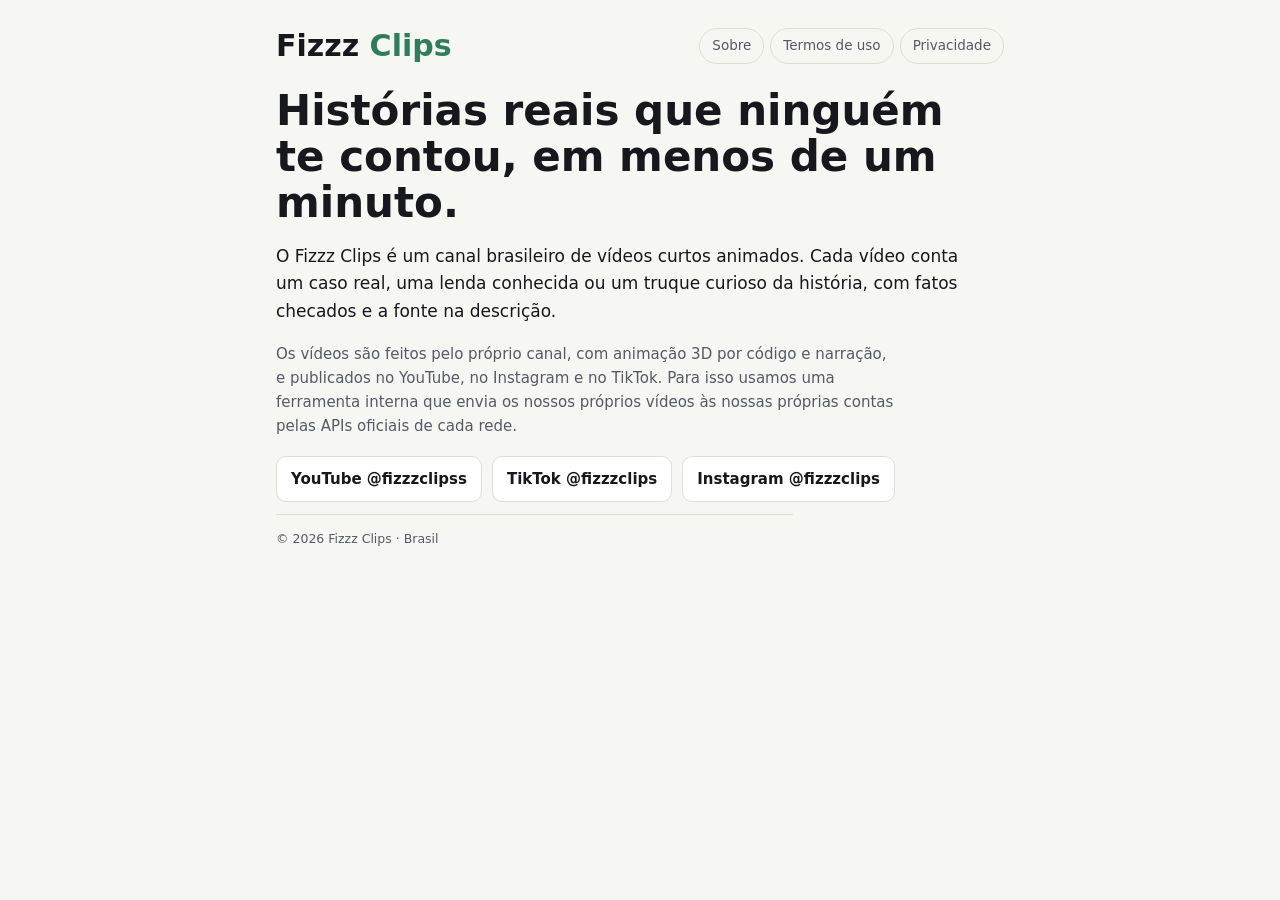
<file: index.html>
<!doctype html><html lang="pt-BR"><head><meta charset="utf-8"><meta name="viewport" content="width=device-width,initial-scale=1"><title>Fizzz Clips</title><link rel="stylesheet" href="estilo.css"></head><body><div class="wrap">
<header><a class="brand" href="./">Fizzz<span> Clips</span></a><nav><a href="./">Sobre</a><a href="termos.html">Termos de uso</a><a href="privacidade.html">Privacidade</a></nav></header><main>
<h1>Histórias reais que ninguém te contou, em menos de um minuto.</h1>
<p class="lead">O Fizzz Clips é um canal brasileiro de vídeos curtos animados. Cada vídeo conta um caso real, uma lenda conhecida ou um truque curioso da história, com fatos checados e a fonte na descrição.</p>
<p>Os vídeos são feitos pelo próprio canal, com animação 3D por código e narração, e publicados no YouTube, no Instagram e no TikTok. Para isso usamos uma ferramenta interna que envia os nossos próprios vídeos às nossas próprias contas pelas APIs oficiais de cada rede.</p>
<div class="redes"><a href="https://www.youtube.com/@fizzzclipss">YouTube @fizzzclipss</a><a href="https://www.tiktok.com/@fizzzclips">TikTok @fizzzclips</a><a href="https://www.instagram.com/fizzzclips">Instagram @fizzzclips</a></div>
</main><p class="meta">© 2026 Fizzz Clips · Brasil</p></div></body></html>
</file>
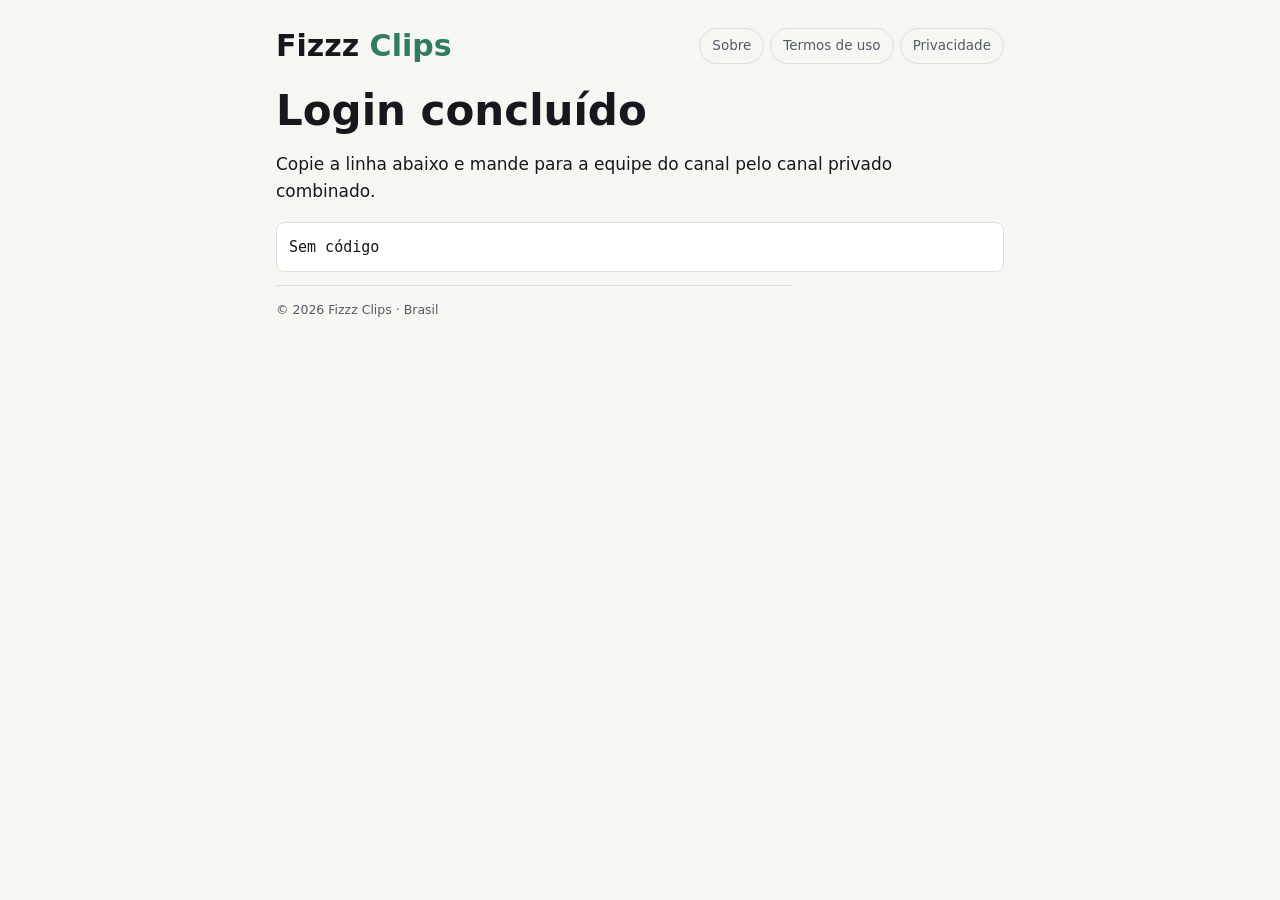
<file: login.html>
<!doctype html><html lang="pt-BR"><head><meta charset="utf-8"><meta name="viewport" content="width=device-width,initial-scale=1"><title>Login · Fizzz Clips</title><link rel="stylesheet" href="estilo.css"></head><body><div class="wrap">
<header><a class="brand" href="./">Fizzz<span> Clips</span></a><nav><a href="./">Sobre</a><a href="termos.html">Termos de uso</a><a href="privacidade.html">Privacidade</a></nav></header><main>
<h1>Login concluído</h1><p id="msg" class="lead">Copie a linha abaixo e mande para a equipe do canal pelo canal privado combinado.</p><code id="c">…</code>
<script>var q=new URLSearchParams(location.search),c=q.get("code"),e=q.get("error");document.getElementById("c").textContent=c?c:("Sem código"+(e?": "+e+" "+(q.get("error_description")||""):""));</script>
</main><p class="meta">© 2026 Fizzz Clips · Brasil</p></div></body></html>
</file>
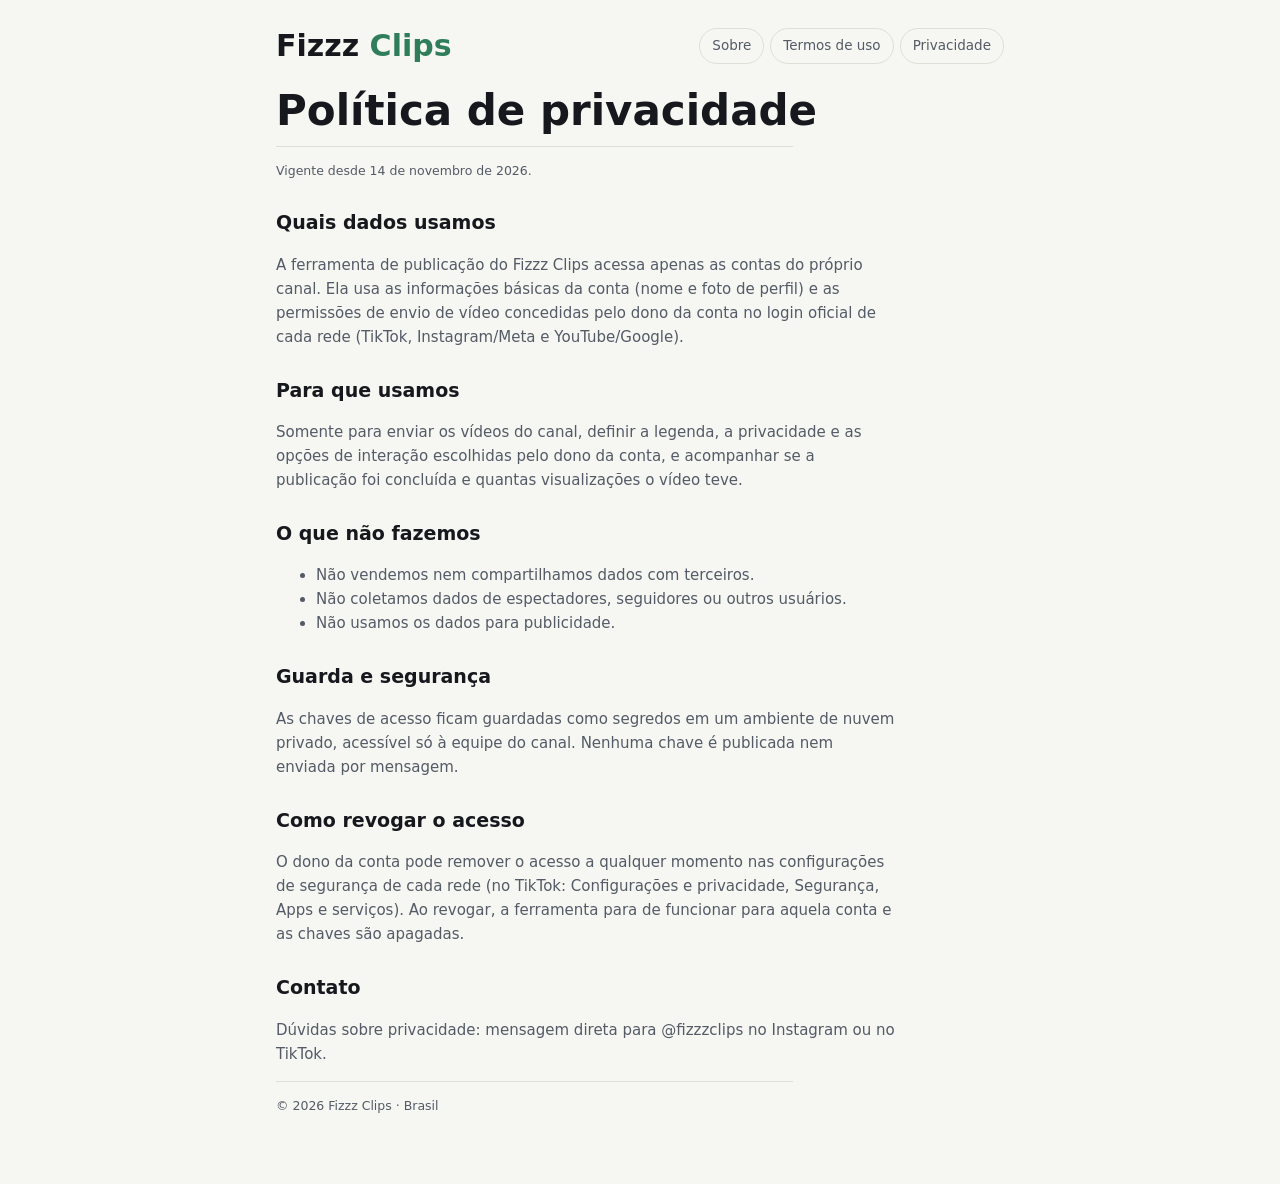
<file: privacidade.html>
<!doctype html><html lang="pt-BR"><head><meta charset="utf-8"><meta name="viewport" content="width=device-width,initial-scale=1"><title>Política de privacidade · Fizzz Clips</title><link rel="stylesheet" href="estilo.css"></head><body><div class="wrap">
<header><a class="brand" href="./">Fizzz<span> Clips</span></a><nav><a href="./">Sobre</a><a href="termos.html">Termos de uso</a><a href="privacidade.html">Privacidade</a></nav></header><main>
<h1>Política de privacidade</h1><p class="meta">Vigente desde 14 de novembro de 2026.</p>
<h2>Quais dados usamos</h2><p>A ferramenta de publicação do Fizzz Clips acessa apenas as contas do próprio canal. Ela usa as informações básicas da conta (nome e foto de perfil) e as permissões de envio de vídeo concedidas pelo dono da conta no login oficial de cada rede (TikTok, Instagram/Meta e YouTube/Google).</p>
<h2>Para que usamos</h2><p>Somente para enviar os vídeos do canal, definir a legenda, a privacidade e as opções de interação escolhidas pelo dono da conta, e acompanhar se a publicação foi concluída e quantas visualizações o vídeo teve.</p>
<h2>O que não fazemos</h2><ul><li>Não vendemos nem compartilhamos dados com terceiros.</li><li>Não coletamos dados de espectadores, seguidores ou outros usuários.</li><li>Não usamos os dados para publicidade.</li></ul>
<h2>Guarda e segurança</h2><p>As chaves de acesso ficam guardadas como segredos em um ambiente de nuvem privado, acessível só à equipe do canal. Nenhuma chave é publicada nem enviada por mensagem.</p>
<h2>Como revogar o acesso</h2><p>O dono da conta pode remover o acesso a qualquer momento nas configurações de segurança de cada rede (no TikTok: Configurações e privacidade, Segurança, Apps e serviços). Ao revogar, a ferramenta para de funcionar para aquela conta e as chaves são apagadas.</p>
<h2>Contato</h2><p>Dúvidas sobre privacidade: mensagem direta para @fizzzclips no Instagram ou no TikTok.</p>
</main><p class="meta">© 2026 Fizzz Clips · Brasil</p></div></body></html>
</file>
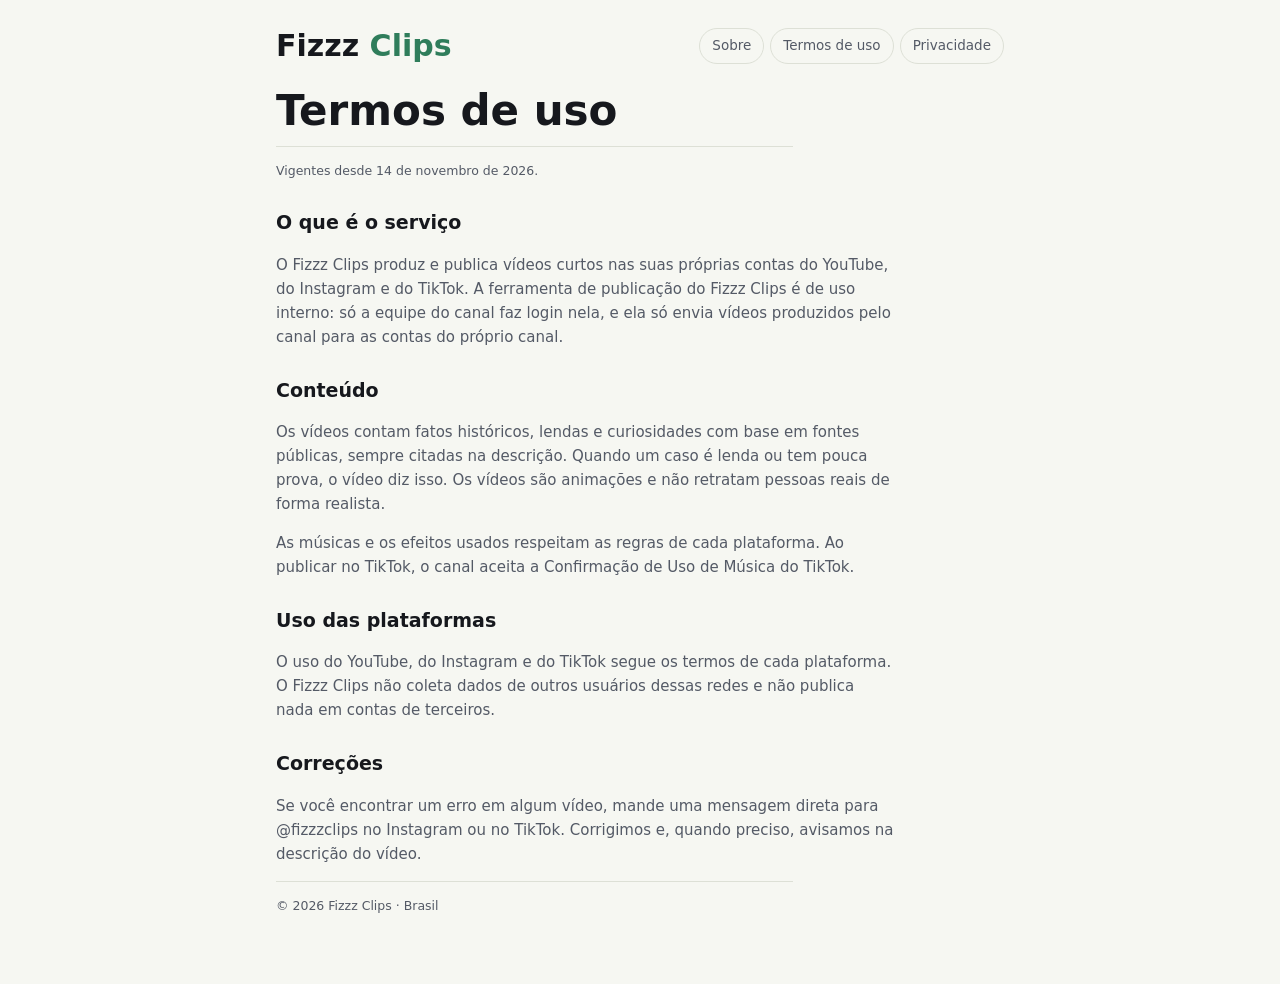
<file: termos.html>
<!doctype html><html lang="pt-BR"><head><meta charset="utf-8"><meta name="viewport" content="width=device-width,initial-scale=1"><title>Termos de uso · Fizzz Clips</title><link rel="stylesheet" href="estilo.css"></head><body><div class="wrap">
<header><a class="brand" href="./">Fizzz<span> Clips</span></a><nav><a href="./">Sobre</a><a href="termos.html">Termos de uso</a><a href="privacidade.html">Privacidade</a></nav></header><main>
<h1>Termos de uso</h1><p class="meta">Vigentes desde 14 de novembro de 2026.</p>
<h2>O que é o serviço</h2><p>O Fizzz Clips produz e publica vídeos curtos nas suas próprias contas do YouTube, do Instagram e do TikTok. A ferramenta de publicação do Fizzz Clips é de uso interno: só a equipe do canal faz login nela, e ela só envia vídeos produzidos pelo canal para as contas do próprio canal.</p>
<h2>Conteúdo</h2><p>Os vídeos contam fatos históricos, lendas e curiosidades com base em fontes públicas, sempre citadas na descrição. Quando um caso é lenda ou tem pouca prova, o vídeo diz isso. Os vídeos são animações e não retratam pessoas reais de forma realista.</p>
<p>As músicas e os efeitos usados respeitam as regras de cada plataforma. Ao publicar no TikTok, o canal aceita a Confirmação de Uso de Música do TikTok.</p>
<h2>Uso das plataformas</h2><p>O uso do YouTube, do Instagram e do TikTok segue os termos de cada plataforma. O Fizzz Clips não coleta dados de outros usuários dessas redes e não publica nada em contas de terceiros.</p>
<h2>Correções</h2><p>Se você encontrar um erro em algum vídeo, mande uma mensagem direta para @fizzzclips no Instagram ou no TikTok. Corrigimos e, quando preciso, avisamos na descrição do vídeo.</p>
</main><p class="meta">© 2026 Fizzz Clips · Brasil</p></div></body></html>
</file>
<file: estilo.css>
:root{--bg:#f6f7f2;--fg:#16181d;--fg2:#545a66;--line:#dde0d6;--card:#fff;--fizz:#2f7d5b}
@media (prefers-color-scheme:dark){:root{--bg:#12141a;--fg:#eef0ea;--fg2:#a3a9b4;--line:#2a2e37;--card:#1a1d24;--fizz:#5cc49a}}
*{box-sizing:border-box}body{margin:0;background:var(--bg);color:var(--fg);font:15px/1.6 Inter,system-ui,sans-serif}
.wrap{max-width:760px;margin:0 auto;padding:28px 16px 56px}header{display:flex;flex-wrap:wrap;justify-content:space-between;gap:14px;align-items:center;margin-bottom:24px}
.brand{font:800 30px/1 "Arial Black",system-ui;color:var(--fg);text-decoration:none}.brand span{color:var(--fizz)}
nav{display:flex;gap:6px;flex-wrap:wrap}nav a{color:var(--fg2);text-decoration:none;padding:6px 12px;border-radius:999px;border:1px solid var(--line);font-size:13.5px}
h1{font:800 clamp(28px,6vw,42px)/1.1 "Arial Black",system-ui;margin:0}h2{font-size:19px;margin:26px 0 6px}p,li{color:var(--fg2);max-width:65ch}
.lead{font-size:17px;color:var(--fg)}.redes{display:flex;flex-wrap:wrap;gap:10px;margin-top:18px}.redes a{background:var(--card);border:1px solid var(--line);border-radius:10px;padding:10px 14px;color:var(--fg);text-decoration:none;font-weight:600}
.meta{font-size:12.5px;color:var(--fg2);border-top:1px solid var(--line);padding-top:14px}code{display:block;word-break:break-all;background:var(--card);border:1px solid var(--line);border-radius:8px;padding:12px;font-size:15px}
</file>
